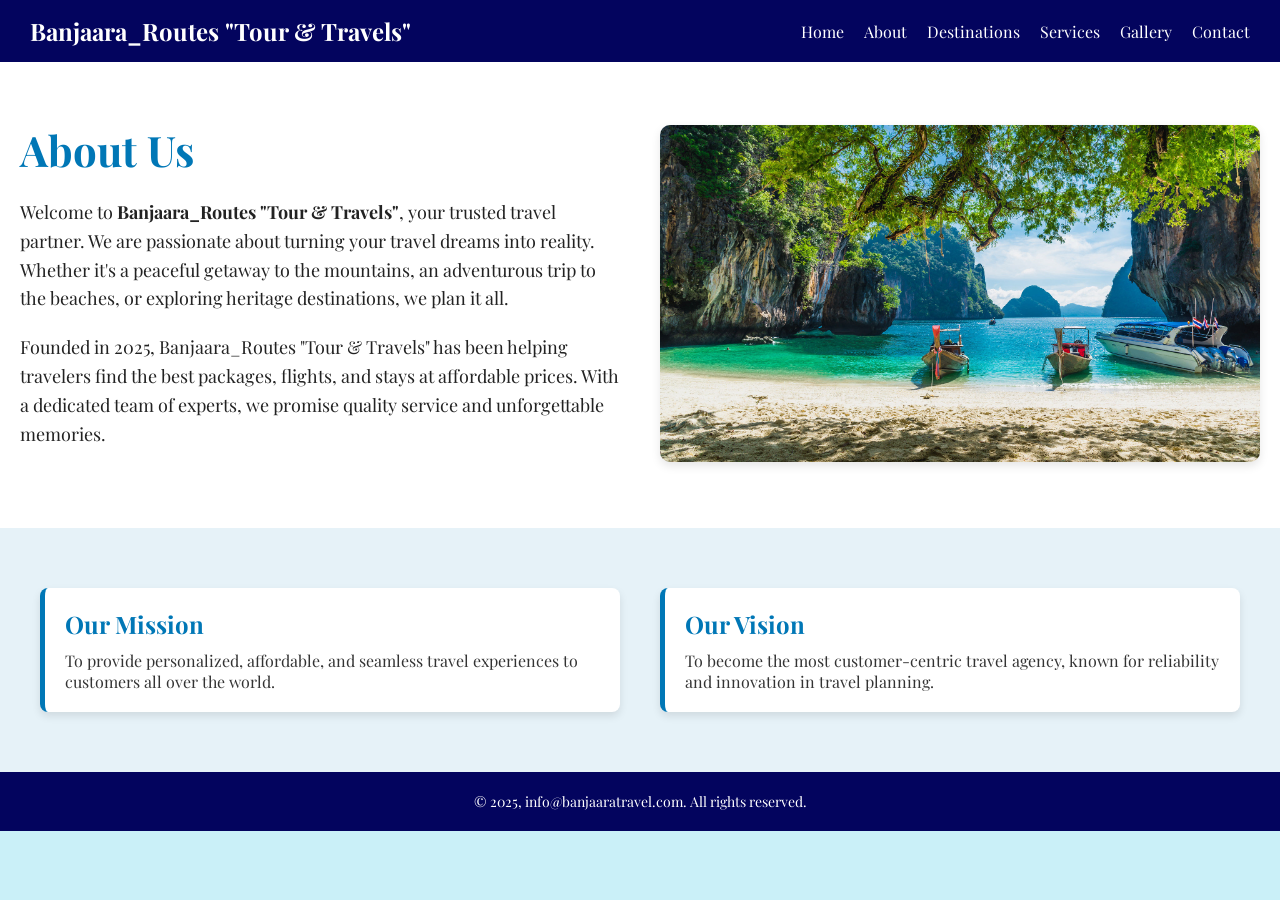
<file: about.html>
<!DOCTYPE html>
<html lang="en">
<head>
  <meta charset="UTF-8" />
  <meta name="viewport" content="width=device-width, initial-scale=1.0"/>
  <title>About Us - Banjaara_Routes "Tour & Travels"</title>
  <link rel="stylesheet" href="about.css" />
  <link rel="icon" href="aboutus.icon.jpg">
  <link rel="preconnect" href="https://fonts.googleapis.com">
  <link rel="preconnect" href="https://fonts.gstatic.com" crossorigin>
  <link href="https://fonts.googleapis.com/css2?family=Big+Shoulders+Stencil:opsz,wght@10..72,100..900&family=Merriweather:ital,opsz,wght@0,18..144,300..900;1,18..144,300..900&family=Oswald:wght@200..700&family=Playfair+Display:ital,wght@0,400..900;1,400..900&display=swap" rel="stylesheet">
</head>
<body>

  <header class="navbar">
    <div class="logo">Banjaara_Routes "Tour & Travels"</div>
    <ul>
      <li><a href="index.html">Home</a></li>
      <li><a href="about.html">About</a></li>
      <li><a href="destination.html">Destinations</a></li>
      <li><a href="services.html">Services</a></li>
      <li><a href="gallery.html">Gallery</a></li>
      <li><a href="contact.html">Contact</a></li>
    </ul>
  </header>

  <section class="about-section">
    <div class="about-content">
      <h1>About Us</h1>
      <p>Welcome to <strong>Banjaara_Routes "Tour & Travels"</strong>, your trusted travel partner. We are passionate about turning your travel dreams into reality. Whether it's a peaceful getaway to the mountains, an adventurous trip to the beaches, or exploring heritage destinations, we plan it all.</p>
      <p>Founded in 2025, Banjaara_Routes "Tour & Travels" has been helping travelers find the best packages, flights, and stays at affordable prices. With a dedicated team of experts, we promise quality service and unforgettable memories.</p>
    </div>
    <div class="about-image">
      <img src="Andaman.jpg" alt="Travel Image" />
    </div>
  </section>

  <section class="mission-vision">
    <div class="box">
      <h2>Our Mission</h2>
      <p>To provide personalized, affordable, and seamless travel experiences to customers all over the world.</p>
    </div>
    <div class="box">
      <h2>Our Vision</h2>
      <p>To become the most customer-centric travel agency, known for reliability and innovation in travel planning.</p>
    </div>
  </section>

  <footer class="footer">
    <p> © 2025, info@banjaaratravel.com. All rights reserved.</p>
  </footer>

</body>
</html>
</file>
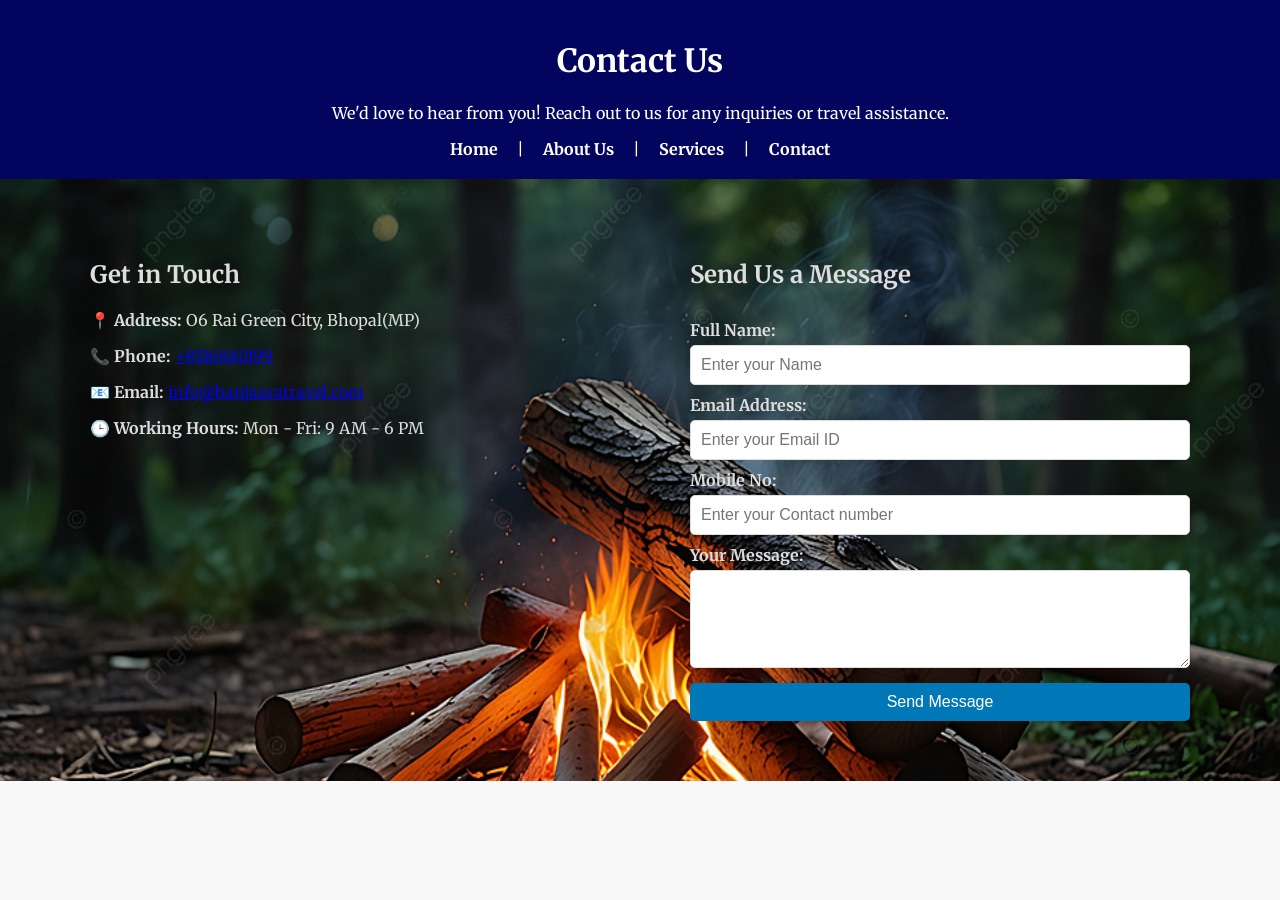
<file: contact.html>
<!DOCTYPE html>
<html lang="en">
<head>
    <meta charset="UTF-8">
    <meta name="viewport" content="width=device-width, initial-scale=1.0">
    <title>Contact Us</title>
    <link rel="stylesheet" href="contact.css">
    <link rel="icon" href="logo.contact">
    <link rel="preconnect" href="https://fonts.googleapis.com">
    <link rel="preconnect" href="https://fonts.gstatic.com" crossorigin>
    <link href="https://fonts.googleapis.com/css2?family=Big+Shoulders+Stencil:opsz,wght@10..72,100..900&family=Merriweather:ital,opsz,wght@0,18..144,300..900;1,18..144,300..900&family=Oswald:wght@200..700&display=swap" rel="stylesheet">
   
</head>
<body>

        <header class="contact1">
            <h1>Contact Us</h1>
            <p>We'd love to hear from you! Reach out to us for any inquiries or travel assistance.</p>
            <nav>
                <a href="index.html">Home</a> |
                <a href="about.html">About Us</a> |
                <a href="services.html">Services</a> |
                <a href="contact.html">Contact</a>
            </nav>
        </header>
    
        <section class="contactinfo">
            <div class="contact-info">
                <h2>Get in Touch</h2>
                <p><strong>📍 Address:</strong> O6 Rai Green City, Bhopal(MP)</p>
                <p><strong>📞 Phone:</strong> <a href="tel:+1234567890">+8516880199</a></p>
                <p><strong>📧 Email:</strong> <a href="info@banjaaratravel.com">info@banjaaratravel.com</a></p>
                <p><strong>🕒 Working Hours:</strong> Mon - Fri: 9 AM - 6 PM</p>
            </div>
    
            <div class="contactform1">
                <h2>Send Us a Message</h2>
                <form action="submit_form" method="post">
                    <label for="name">Full Name:</label>
                    <input type="text" id="name" name="name" required placeholder="Enter your Name">
    
                    <label for="email">Email Address:</label>
                    <input type="email" id="email" name="email" required placeholder="Enter your Email ID">

                    <label for="contact">Mobile No:</label>
                    <input type="number" id="number" name="number" required placeholder="Enter your Contact number">
    
                    <label for="message">Your Message:</label>
                    <textarea id="message" name="message" rows="4" required></textarea>
    
                    <button type="submit">Send Message</button>
                </form>
            </div>
        </section>
   
</body>
</html>
</file>
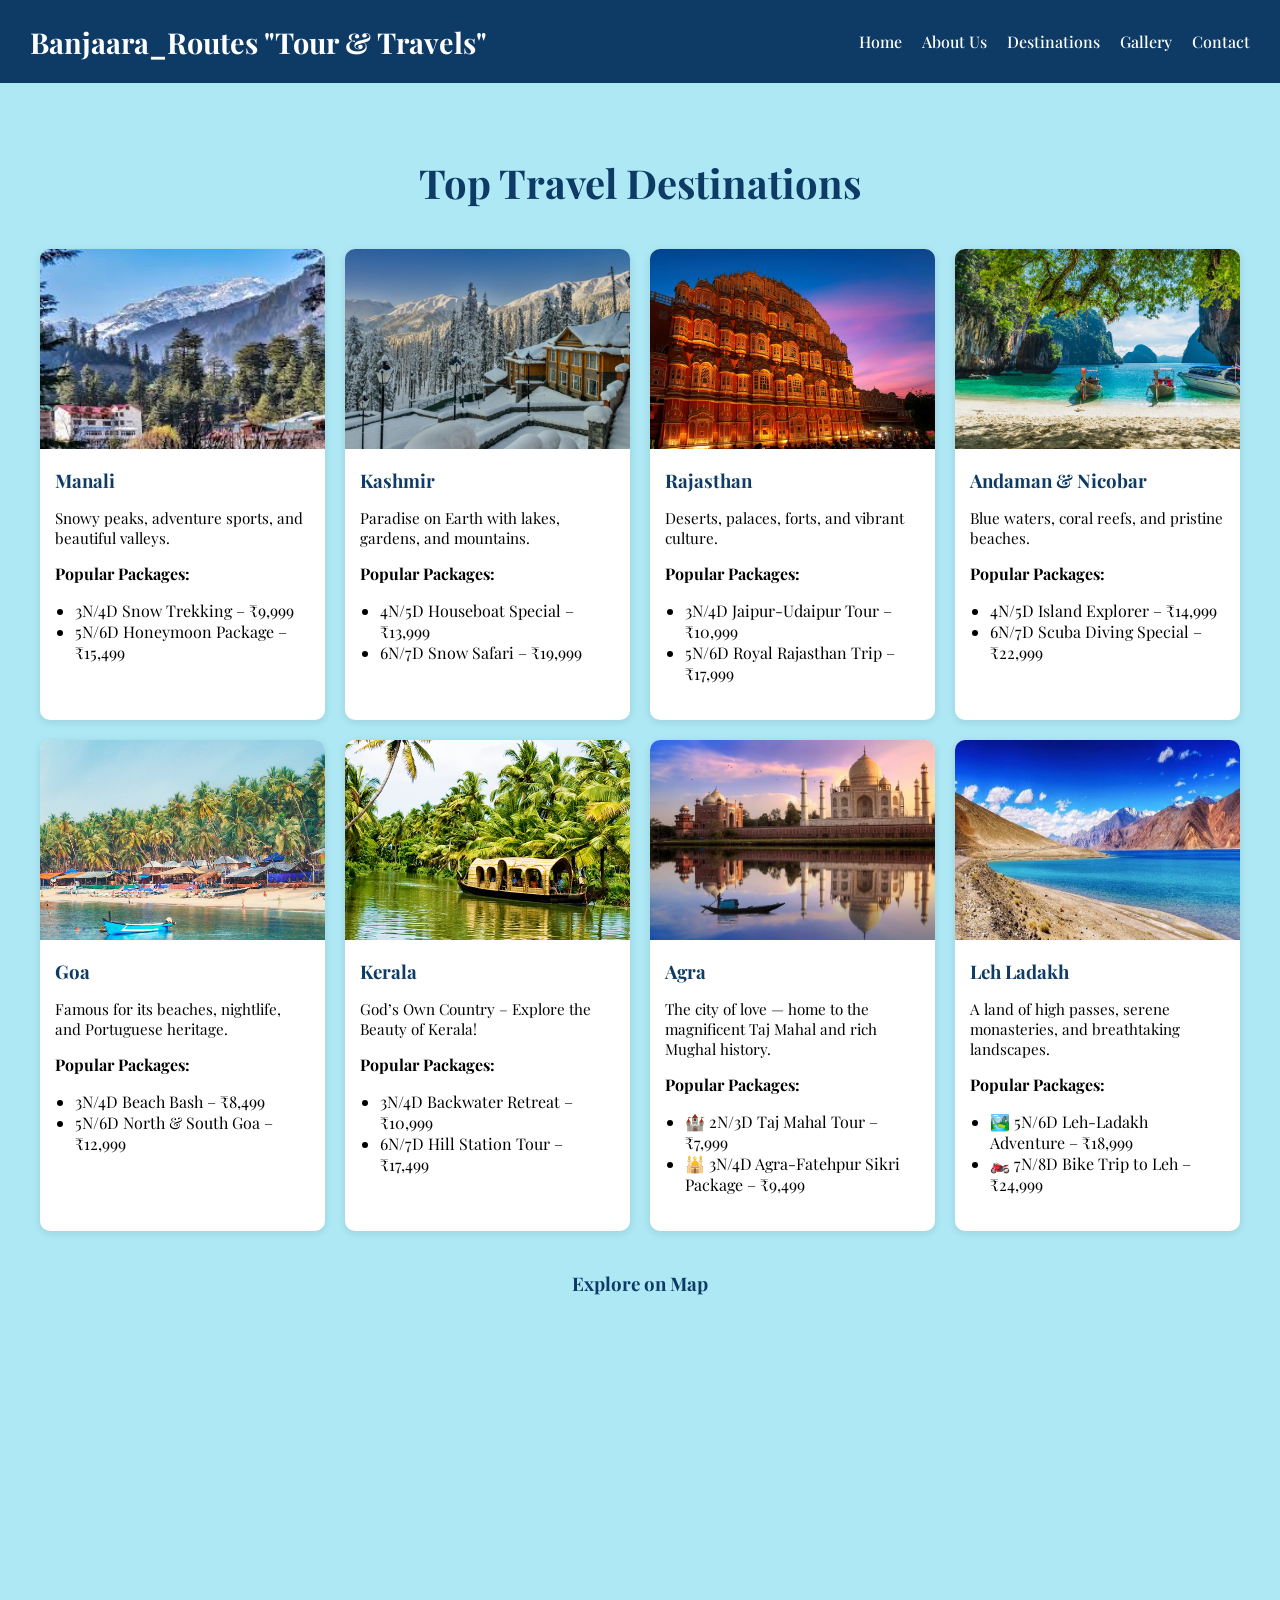
<file: destination.html>
<!DOCTYPE html>
<html lang="en">
<head>
    <meta charset="UTF-8">
    <meta name="viewport" content="width=device-width, initial-scale=1.0">
    <title>Destination</title>
    <link rel="stylesheet" href="destination.css">
    <link rel="icon" href="destinationicon.webp">
    <link rel="preconnect" href="https://fonts.googleapis.com">
    <link rel="preconnect" href="https://fonts.gstatic.com" crossorigin>
    <link href="https://fonts.googleapis.com/css2?family=Big+Shoulders+Stencil:opsz,wght@10..72,100..900&family=Merriweather:ital,opsz,wght@0,18..144,300..900;1,18..144,300..900&family=Oswald:wght@200..700&family=Playfair+Display:ital,wght@0,400..900;1,400..900&display=swap" rel="stylesheet">
</head>
<body>
  <header>
    <nav class="navbar">
      <div class="logo">Banjaara_Routes "Tour & Travels"</div>
      <ul class="nav-links">
        <li><a href="index.html">Home</a></li>
        <li><a href="about.html">About Us</a></li>
        <li><a href="destination.html">Destinations</a></li>
        <li><a href="gallery.html">Gallery</a></li>
        <li><a href="contact.html">Contact</a></li>
      </ul>
      <div class="menu-toggle" id="mobile-menu">&#9776;</div>
    </nav>
  </header>

  <section class="destination-section">
    <h2>Top Travel Destinations</h2>
    <div class="destination-grid">

      <div class="destination-card">
        <img src="Manali1.jpg" alt="Manali">
        <h3>Manali</h3>
        <p>Snowy peaks, adventure sports, and beautiful valleys.</p>
        <div class="packages">
          <strong>Popular Packages:</strong>
          <ul>
            <li>3N/4D Snow Trekking – ₹9,999</li>
            <li>5N/6D Honeymoon Package – ₹15,499</li>
          </ul>
        </div>
      </div>

      <div class="destination-card">
        <img src="kashmir1.jpg" alt="Kashmir">
        <h3>Kashmir</h3>
        <p>Paradise on Earth with lakes, gardens, and mountains.</p>
        <div class="packages">
          <strong>Popular Packages:</strong>
          <ul>
            <li>4N/5D Houseboat Special – ₹13,999</li>
            <li>6N/7D Snow Safari – ₹19,999</li>
          </ul>
        </div>
      </div>

      <div class="destination-card">
        <img src="rajasthan.jpg" alt="Rajasthan">
        <h3>Rajasthan</h3>
        <p>Deserts, palaces, forts, and vibrant culture.</p>
        <div class="packages">
          <strong>Popular Packages:</strong>
          <ul>
            <li>3N/4D Jaipur-Udaipur Tour – ₹10,999</li>
            <li>5N/6D Royal Rajasthan Trip – ₹17,999</li>
          </ul>
        </div>
      </div>

      <div class="destination-card">
        <img src="Andaman.jpg" alt="Andaman">
        <h3>Andaman & Nicobar</h3>
        <p>Blue waters, coral reefs, and pristine beaches.</p>
        <div class="packages">
          <strong>Popular Packages:</strong>
          <ul>
            <li>4N/5D Island Explorer – ₹14,999</li>
            <li>6N/7D Scuba Diving Special – ₹22,999</li>
          </ul>
        </div>
      </div>

      <div class="destination-card">
        <img src="goa1.jpg" alt="Goa">
        <h3>Goa</h3>
        <p>Famous for its beaches, nightlife, and Portuguese heritage.</p>
        <div class="packages">
          <strong>Popular Packages:</strong>
          <ul>
            <li>3N/4D Beach Bash – ₹8,499</li>
            <li>5N/6D North & South Goa – ₹12,999</li>
          </ul>
        </div>
      </div>

      <div class="destination-card">
        <img src="kerala.png" alt="Kerala">
        <h3>Kerala</h3>
        <p>God’s Own Country – Explore the Beauty of Kerala!</p>
        <div class="packages">
          <strong>Popular Packages:</strong>
          <ul>
            <li>3N/4D Backwater Retreat – ₹10,999</li>
            <li>6N/7D Hill Station Tour – ₹17,499</li>
          </ul>
        </div>
      </div>

      <div class="destination-card">
        <img src="Agra.jpg" alt="Agra">
        <h3>Agra</h3>
        <p>The city of love — home to the magnificent Taj Mahal and rich Mughal history.</p>
        <div class="packages">
          <strong>Popular Packages:</strong>
          <ul>
            <li>🏰 2N/3D Taj Mahal Tour – ₹7,999</li>
            <li>🕌 3N/4D Agra-Fatehpur Sikri Package – ₹9,499</li>
          </ul>
        </div>
      </div>

      <div class="destination-card">
        <img src="ladakh.jpg" alt="leh">
        <h3>Leh Ladakh</h3>
        <p>A land of high passes, serene monasteries, and breathtaking landscapes.</p>
        <div class="packages">
          <strong>Popular Packages:</strong>
          <ul>
            <li>🏞️ 5N/6D Leh-Ladakh Adventure – ₹18,999</li>
            <li>🏍️ 7N/8D Bike Trip to Leh – ₹24,999</li>
          </ul>
        </div>
      </div>

    </div>

    <div class="map-container">
      <h3>Explore on Map</h3>
      <iframe src="https://www.google.com/maps/embed?pb=!1m18!1m12!1m3!1d52819.543604915714!2d77.52553845204356!3d34.1662547669295!2m3!1f0!2f0!3f0!3m2!1i1024!2i768!4f13.1!3m3!1m2!1s0x38fdeb21445fed85%3A0xd1bb09975086f710!2sLeh!5e0!3m2!1sen!2sin!4v1744450564487!5m2!1sen!2sin" width="100%" height="480" style="border:0;" allowfullscreen="" loading="lazy" referrerpolicy="no-referrer-when-downgrade"></iframe>
    </div>
  </section>
</body>
</html>
</file>
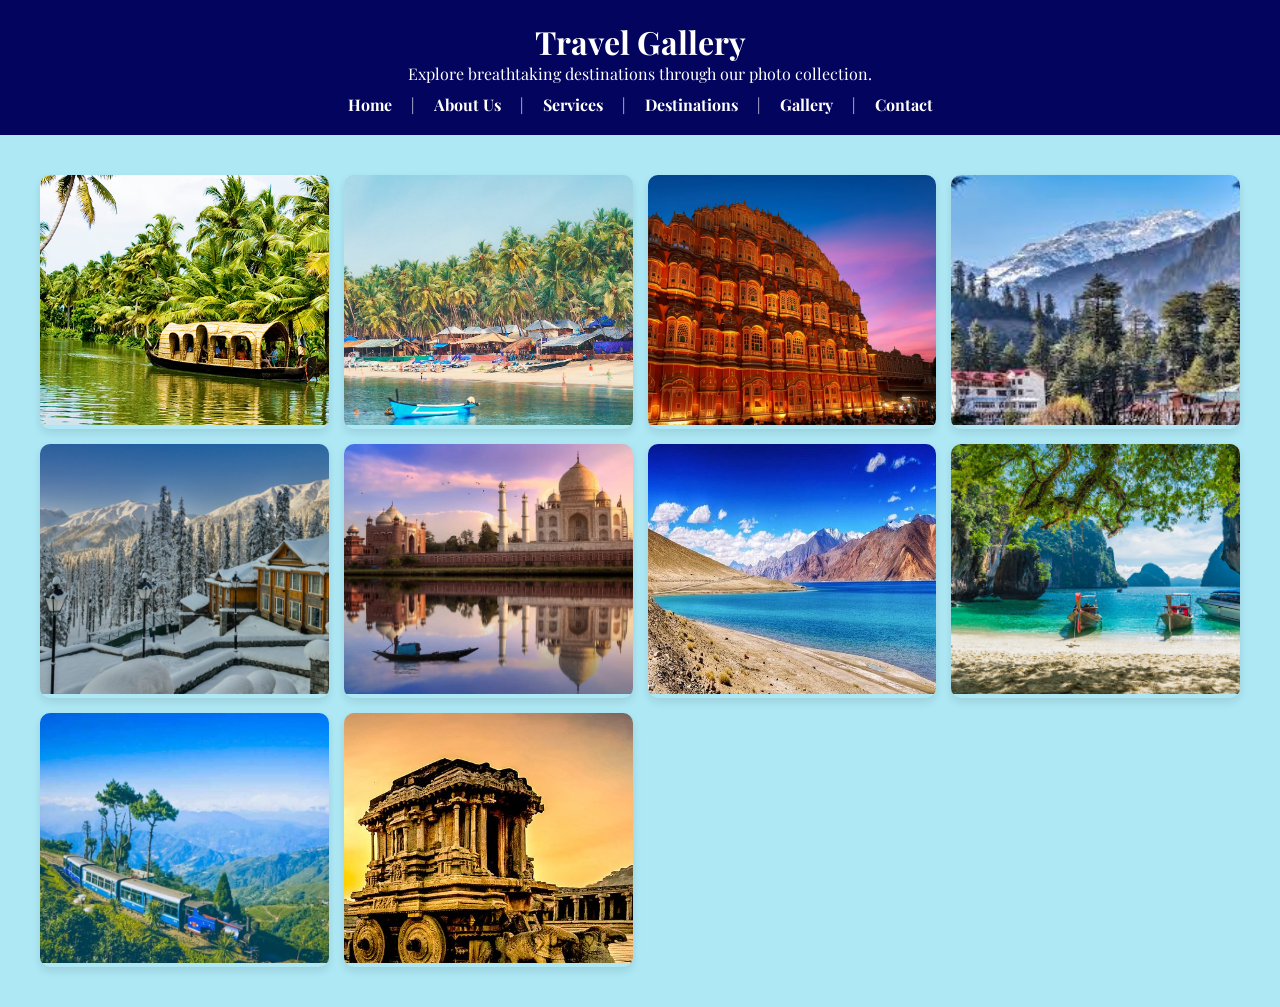
<file: gallery.html>
<!DOCTYPE html>
<html lang="en">
<head>
    <meta charset="UTF-8">
    <meta name="viewport" content="width=device-width, initial-scale=1.0">
    <title>Travel Gallery</title>
    <link rel="stylesheet" href="gallery.css">
    <link rel="icon" href="logo.gallery.jpg">
    <link rel="preconnect" href="https://fonts.googleapis.com">
    <link rel="preconnect" href="https://fonts.gstatic.com" crossorigin>
    <link href="https://fonts.googleapis.com/css2?family=Big+Shoulders+Stencil:opsz,wght@10..72,100..900&family=Merriweather:ital,opsz,wght@0,18..144,300..900;1,18..144,300..900&family=Oswald:wght@200..700&family=Playfair+Display:ital,wght@0,400..900;1,400..900&display=swap" rel="stylesheet">
</head>
<body>

    <header class="gallery-header">
        <h1>Travel Gallery</h1>
        <p>Explore breathtaking destinations through our photo collection.</p>
        <nav>
            <a href="index.html">Home</a> |
            <a href="about.html">About Us</a> |
            <a href="services.html">Services</a> |
            <a href="destination.html">Destinations</a> |
            <a href="gallery.html">Gallery</a> |
            <a href="contact.html">Contact</a>
        </nav>
    </header>

    <section class="gallery-grid">
        <div class="gallery-item"><img src="kerala.png" alt="Kerala"></div>
        <div class="gallery-item"><img src="goa1.jpg" alt="Goa"></div>
        <div class="gallery-item"><img src="rajasthan.jpg" alt="Rajasthan"></div>
        <div class="gallery-item"><img src="Manali1.jpg" alt="Manali"></div>
        <div class="gallery-item"><img src="kashmir1.jpg" alt="Kashmir"></div>
        <div class="gallery-item"><img src="Agra.jpg" alt="Agra"></div>
        <div class="gallery-item"><img src="ladakh.jpg" alt="Leh Ladakh"></div>
        <div class="gallery-item"><img src="Andaman.jpg" alt="Andaman Islands"></div>
        <div class="gallery-item"><img src="Darjeeling.jpg" alt="Darjeeling"></div>
        <div class="gallery-item"><img src="karnataka.jpg" alt="karnataka"></div>
    </section>

</body>
</html>
</file>
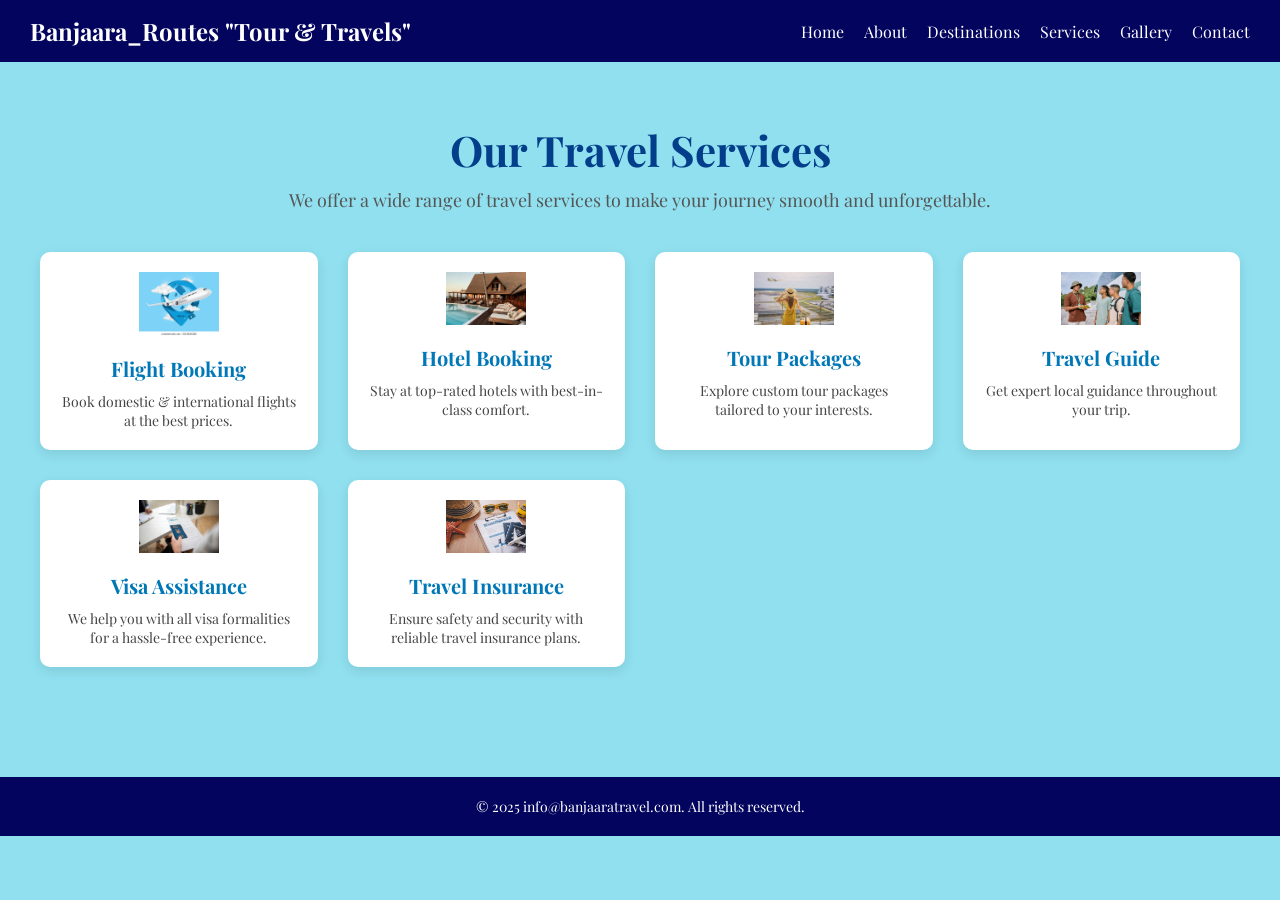
<file: services.html>
<!DOCTYPE html>
<html lang="en">
<head>
  <meta charset="UTF-8" />
  <meta name="viewport" content="width=device-width, initial-scale=1.0"/>
  <title>Our Services - Banjaara_Routes "Tour & Travels"</title>
  <link rel="stylesheet" href="services.css" />
  <link rel="icon" href="servicesicon.avif">
  <link rel="preconnect" href="https://fonts.googleapis.com">
 <link rel="preconnect" href="https://fonts.gstatic.com" crossorigin>
 <link href="https://fonts.googleapis.com/css2?family=Big+Shoulders+Stencil:opsz,wght@10..72,100..900&family=Merriweather:ital,opsz,wght@0,18..144,300..900;1,18..144,300..900&family=Oswald:wght@200..700&family=Playfair+Display:ital,wght@0,400..900;1,400..900&display=swap" rel="stylesheet">
</head>
<body>
  <header class="navbar">
    <div class="logo">Banjaara_Routes "Tour & Travels"</div>
    <ul>
      <li><a href="index.html">Home</a></li>
      <li><a href="about.html">About</a></li>
      <li><a href="destinations.html">Destinations</a></li>
      <li><a href="services.html">Services</a></li>
      <li><a href="gallery.html">Gallery</a></li>
      <li><a href="contact.html">Contact</a></li>
    </ul>
  </header>

  <section class="services">
    <h1>Our Travel Services</h1>
    <p class="subtitle">We offer a wide range of travel services to make your journey smooth and unforgettable.</p>

    <div class="services-grid">
      <div class="service-box">
        <a href="https://www.makemytrip.com/"><img src="flight.services.webp" alt="Flight Booking" /></a>
        <h3>Flight Booking</h3>
        <p>Book domestic & international flights at the best prices.</p>
      </div>

      <div class="service-box">
        <a href="https://www.booking.com/"><img src="hotel.services.jpeg" alt="Hotel Booking" /></a>
        <h3>Hotel Booking</h3>
        <p>Stay at top-rated hotels with best-in-class comfort.</p>
      </div>

      <div class="service-box">
        <a href="index.html"><img src="tour.services.jpeg" alt="Tour Packages" /></a>
        <h3>Tour Packages</h3>
        <p>Explore custom tour packages tailored to your interests.</p>
      </div>

      <div class="service-box">
        <a href="index.html"><img src="guide.services.jpeg" alt="Travel Guide" /></a>
        <h3>Travel Guide</h3>
        <p>Get expert local guidance throughout your trip.</p>
      </div>

      <div class="service-box">
        <a href="contact.html"><img src="visa.services.jpeg" alt="Visa Assistance" /></a>
        <h3>Visa Assistance</h3>
        <p>We help you with all visa formalities for a hassle-free experience.</p>
      </div>

      <div class="service-box">
        <img src="insurance.services.jpg" alt="Travel Insurance" />
        <h3>Travel Insurance</h3>
        <p>Ensure safety and security with reliable travel insurance plans.</p>
      </div>
    </div>
  </section>

  <footer class="footer">
    <p>&copy; 2025 info@banjaaratravel.com. All rights reserved.</p>
  </footer>
</body>
</html>
</file>
<file: about.css>
* {
  margin: 0;
  padding: 0;
  box-sizing: border-box;
}

body {
  font-family: "Playfair Display", serif;
  background-color: #caf0f8;
  color: #222;
}

/* Navbar */
.navbar {
  background-color: #03045e;
  color: white;
  display: flex;
  justify-content: space-between;
  align-items: center;
  padding: 15px 30px;
  flex-wrap: wrap;
}

.logo {
  font-size: 24px;
  font-weight: bold;
}

.navbar ul {
  display: flex;
  list-style: none;
  gap: 20px;
}

.navbar ul li a {
  color: white;
  text-decoration: none;
  font-size: 16px;
}

.navbar ul li a:hover {
  text-decoration: underline;
}

/* About Section */
.about-section {
  display: flex;
  flex-wrap: wrap;
  padding: 60px 20px;
  align-items: center;
  gap: 40px;
  background-color: white;
}

.about-content {
  flex: 1 1 400px;
}

.about-content h1 {
  font-size: 42px;
  color: #0077b6;
  margin-bottom: 20px;
}

.about-content p {
  font-size: 18px;
  line-height: 1.6;
  margin-bottom: 20px;
}

.about-image {
  flex: 1 1 400px;
}

.about-image img {
  width: 100%;
  border-radius: 10px;
  box-shadow: 0 4px 10px rgba(0,0,0,0.1);
}

/* Mission & Vision */
.mission-vision {
  display: flex;
  flex-wrap: wrap;
  justify-content: space-around;
  padding: 40px 20px;
  background-color: #e6f2f8;
}

.mission-vision .box {
  flex: 1 1 300px;
  margin: 20px;
  padding: 20px;
  background: white;
  border-left: 5px solid #0077b6;
  border-radius: 8px;
  box-shadow: 0 4px 8px rgba(0,0,0,0.1);
}

.mission-vision .box h2 {
  font-size: 24px;
  color: #0077b6;
  margin-bottom: 10px;
}

.mission-vision .box p {
  font-size: 16px;
  color: #333;
}

/* Footer */
.footer {
  background: #03045e;
  color: white;
  text-align: center;
  padding: 20px 0;
  font-size: 14px;
}

/* Responsive */
@media (max-width: 768px) {
 
  .navbar {
      flex-direction: column;
      align-items: flex-start;
  }

  .navbar ul {
      flex-direction: column;
      gap: 10px;
      margin-top: 10px;
  }

 
  .about-section {
      flex-direction: column;
      text-align: center;
  }

  .about-content h1 {
      font-size: 32px;
  }

  .about-content p {
      font-size: 16px;
  }

  .about-image img {
      max-width: 100%;
      height: auto;
  }

 
  .mission-vision {
      flex-direction: column;
      align-items: center;
  }

  .mission-vision .box {
      width: 90%;
      margin-bottom: 20px;
  }

  .mission-vision .box h2 {
      font-size: 22px;
  }

  .mission-vision .box p {
      font-size: 14px;
  }
}

@media (max-width: 480px) {
  
  .navbar {
      padding: 10px 15px;
  }

  .logo {
      font-size: 20px;
  }

  .navbar ul {
      gap: 8px;
  }

  .navbar ul li a {
      font-size: 14px;
  }

 
  .about-content h1 {
      font-size: 28px;
  }

  .about-content p {
      font-size: 14px;
  }

  .about-image img {
      max-width: 100%;
      height: auto;
  }

  
  .mission-vision .box {
      width: 100%;
      margin: 10px 0;
  }

  .mission-vision .box h2 {
      font-size: 20px;
  }

  .mission-vision .box p {
      font-size: 13px;
  }

  .footer {
      font-size: 12px;
  }
}
</file>
<file: contact.css>
/** 
{
    margin: 0px;
    padding: 0px;
    box-sizing: border-box;
}*/
/* General Styles */
body {
    /*font-family: Arial, sans-serif;*/
    font-family: "Merriweather", serif;
    margin: 0;
    padding: 0;
    background: #f8f8f8;
}

/* Header Styles */
header
{
    position: sticky;
    top: 0%;
}
.contact1 {
    background: #03045e;
    color: white;
    text-align: center;
    padding: 20px;
}

.contact1 nav {
    margin-top: 10px;
}

.contact1 nav a {
    color: white;
    text-decoration: none;
    margin: 0 15px;
    font-weight: bold;
}

.contact1 nav a:hover {
    text-decoration: underline;
}

/* Contact Section */

.contactinfo {
    display: flex;
    justify-content: space-around;
    flex-wrap: wrap;
    padding: 40px;
    /*background: white;*/
    background: url(slidder2.jpg) no-repeat center center/cover;
    font-weight: 100px;
}

.contact-info, .contactform1 {
    flex: 1;
    max-width: 500px;
    padding: 20px;
    color: #ddd;
}

/* Form Styles */
form {
    display: flex;
    flex-direction: column;
}

label {
    margin: 10px 0 5px;
    font-weight: bold;
}

input, textarea {
    padding: 10px;
    border: 1px solid #ddd;
    border-radius: 5px;
    font-size: 16px;
}

button {
    margin-top: 15px;
    padding: 10px;
    background: #0077b6;
    color: white;
    border: none;
    cursor: pointer;
    font-size: 16px;
    border-radius: 5px;
}

button:hover {
    background: #005f8a;
}
</file>
<file: destination.css>
body {
  margin: 0;
  font-family: "Playfair Display", serif;
  background-color: #ade8f4;
}

/* Navbar */
.navbar {
  display: flex;
  justify-content: space-between;
  align-items: center;
  background-color: #0d3b66;
  padding: 15px 30px;
  color: white;
  position: sticky;
  top: 0;
  z-index: 1000;
}

.logo {
  font-size: 1.8rem;
  font-weight: bold;
  color: white;
}

.nav-links {
  list-style: none;
  display: flex;
  gap: 20px;
}

.nav-links li a {
  color: white;
  text-decoration: none;
  font-weight: 500;
}

.nav-links li a:hover {
  color: skyblue;
}

.menu-toggle {
  display: none;
  font-size: 2rem;
  cursor: pointer;
  color: white;
}

@media (max-width: 768px) {
  .nav-links {
    display: none;
    flex-direction: column;
    background-color: #0d3b66;
    position: absolute;
    top: 60px;
    right: 0;
    width: 200px;
    padding: 20px;
  }

  .nav-links.active {
    display: flex;
  }

  .menu-toggle {
    display: block;
  }
}

/* Destination Section */
.destination-section {
  padding: 40px;
}

.destination-section h2 {
  text-align: center;
  margin-bottom: 40px;
  font-size: 2.5rem;
  color: #0d3b66;
}

.destination-grid {
  display: grid;
  grid-template-columns: repeat(auto-fit, minmax(280px, 1fr));
  gap: 20px;
}

.destination-card {
  background-color: white;
  border-radius: 10px;
  box-shadow: 0 2px 8px rgba(0, 0, 0, 0.1);
  overflow: hidden;
}

.destination-card img {
  width: 100%;
  height: 200px;
  object-fit: cover;
}

.destination-card h3 {
  padding: 15px;
  margin: 0;
  color: #0d3b66;
}

.destination-card p {
  padding: 0 15px 15px;
  margin: 0;
  font-size: 0.95rem;
}

.packages {
  padding: 0 15px 20px;
}

.packages ul {
  padding-left: 20px;
}

.map-container {
  margin-top: 40px;
  text-align: center;
}

.map-container h3 {
  color: #0d3b66;
  margin-bottom: 20px;
}

/* ======== Responsive Styles ======== */
@media only screen and (max-width: 768px) {

  /* Navbar */
  .navbar {
    flex-direction: column;
    padding: 10px 20px;
  }

  .nav-links {
    flex-direction: column;
    gap: 15px;
    width: 100%;
    padding-top: 10px;
  }

  .menu-toggle {
    font-size: 2.5rem;
    display: block;
  }

  /* Destination Section */
  .destination-section {
    padding: 20px;
  }

  .destination-section h2 {
    font-size: 2rem;
  }

  .destination-grid {
    grid-template-columns: repeat(auto-fit, minmax(250px, 1fr));
  }

  /* Destination Card */
  .destination-card {
    margin-bottom: 20px;
  }

  .destination-card img {
    height: 180px;
  }

  /* Packages Section */
  .packages {
    padding: 0 10px 10px;
  }

  /* Map Section */
  .map-container h3 {
    font-size: 1.5rem;
  }
}

@media only screen and (max-width: 480px) {

  /* Navbar */
  .navbar {
    padding: 10px 15px;
  }

  .logo {
    font-size: 1.5rem;
  }

  .nav-links {
    width: 100%;
    padding: 15px;
  }

  /* Destination Section */
  .destination-section {
    padding: 15px;
  }

  .destination-section h2 {
    font-size: 1.8rem;
  }

  /* Destination Card */
  .destination-card img {
    height: 150px;
  }

  /* Map Section */
  .map-container h3 {
    font-size: 1.3rem;
  }
}
</file>
<file: gallery.css>
* {
    margin: 0px;
    padding: 0px;
    box-sizing: border-box;
}

/* General Styles */
body {
    font-family: "Playfair Display", serif;
    margin: 0;
    padding: 0;
    background: #ade8f4;
}

/* Header Styles */
.gallery-header {
    background: #03045e;
    color: white;
    text-align: center;
    padding: 20px;
}

.gallery-header nav {
    margin-top: 10px;
}

.gallery-header nav a {
    color: white;
    text-decoration: none;
    margin: 0 15px;
    font-weight: bold;
}

.gallery-header nav a:hover {
    text-decoration: underline;
}

/* Gallery Grid */
.gallery-grid {
    display: grid;
    grid-template-columns: repeat(auto-fit, minmax(250px, 1fr));
    gap: 15px;
    padding: 40px;
    background: #ade8f4;
}

/* Gallery Items */
.gallery-item {
    border-radius: 10px;
    overflow: hidden;
    box-shadow: 0 4px 8px rgba(0, 0, 0, 0.1);
}

.gallery-item img {
    width: 100%;
    height: 250px;
    object-fit: cover;
    transition: transform 0.3s ease-in-out;
}

.gallery-item img:hover {
    transform: scale(1.05);
}

/* Responsive adjustments */

@media (max-width: 768px) {
    /* Header */
    .gallery-header h1 {
        font-size: 2rem;
    }

    .gallery-header p {
        font-size: 1rem;
    }

    .gallery-header nav {
        display: flex;
        flex-direction: column;
        gap: 8px;
    }

    .gallery-header nav a {
        margin: 5px 0;
    }

    /* Gallery Grid */
    .gallery-grid {
        padding: 20px;
        gap: 10px;
    }

    .gallery-item img {
        height: 220px;
    }
}

@media (max-width: 480px) {
    /* Header */
    .gallery-header {
        padding: 15px;
    }

    .gallery-header h1 {
        font-size: 1.5rem;
    }

    .gallery-header p {
        font-size: 0.9rem;
    }

    .gallery-header nav {
        font-size: 0.9rem;
        align-items: center;
    }

    /* Gallery Grid */
    .gallery-grid {
        grid-template-columns: 1fr;
        padding: 15px;
    }

    /* Gallery Item */
    .gallery-item img {
        height: 200px;
    }
}
</file>
<file: services.css>
* {
  margin: 0;
  padding: 0;
  box-sizing: border-box;
}

body {
  font-family: "Playfair Display", serif;
  background-color: #90e0ef;
  color: #222;
}

/* Navbar */
.navbar {
  background-color: #03045e;
  color: white;
  display: flex;
  justify-content: space-between;
  align-items: center;
  padding: 15px 30px;
  flex-wrap: wrap;
}

.logo {
  font-size: 24px;
  font-weight: bold;
}

.navbar ul {
  display: flex;
  list-style: none;
  gap: 20px;
}

.navbar ul li a {
  color: white;
  text-decoration: none;
  font-size: 16px;
}

.navbar ul li a:hover {
  text-decoration: underline;
}

/* Services Section */
.services {
  padding: 60px 20px;
  text-align: center;
}

.services h1 {
  font-size: 42px;
  color: #023e8a;
  margin-bottom: 10px;
}

.subtitle {
  color: #555;
  font-size: 18px;
  margin-bottom: 40px;
}

.services-grid {
  display: grid;
  grid-template-columns: repeat(auto-fit, minmax(260px, 1fr));
  gap: 30px;
  padding: 0 20px;
}

.service-box {
  background: white;
  border-radius: 10px;
  padding: 20px;
  box-shadow: 0 4px 12px rgba(0,0,0,0.1);
  transition: transform 0.3s ease;
}

.service-box:hover {
  transform: translateY(-5px);
}

.service-box img {
  width: 80px;
  margin-bottom: 15px;
}

.service-box h3 {
  color: #0077b6;
  font-size: 20px;
  margin-bottom: 10px;
}

.service-box p {
  font-size: 14px;
  color: #444;
}

/* Footer */
.footer {
  background: #03045e;
  color: white;
  text-align: center;
  padding: 20px 0;
  font-size: 14px;
  margin-top: 50px;
}

/* Responsive */

@media (max-width: 768px) {
 
  .navbar {
      flex-direction: column;
      align-items: flex-start;
  }

  .navbar ul {
      flex-direction: column;
      gap: 10px;
      margin-top: 10px;
  }

  
  .services h1 {
      font-size: 30px;
  }

  .subtitle {
      font-size: 16px;
  }

  .services-grid {
      padding: 0 15px;
  }

  .service-box {
      padding: 15px;
  }

  .service-box img {
      width: 70px;
  }

  .service-box h3 {
      font-size: 18px;
  }

  .service-box p {
      font-size: 13px;
  }
}

@media (max-width: 480px) {
  
  .navbar {
      padding: 10px 20px;
  }

  .logo {
      font-size: 20px;
  }

  .navbar ul {
      gap: 5px;
  }

  .navbar ul li a {
      font-size: 14px;
  }

 
  .services h1 {
      font-size: 24px;
  }

  .subtitle {
      font-size: 14px;
  }

  .services-grid {
      padding: 0 10px;
  }

  .service-box {
      padding: 10px;
  }

  .service-box img {
      width: 60px;
  }

  .service-box h3 {
      font-size: 16px;
  }

  .service-box p {
      font-size: 12px;
  }
}
</file>
